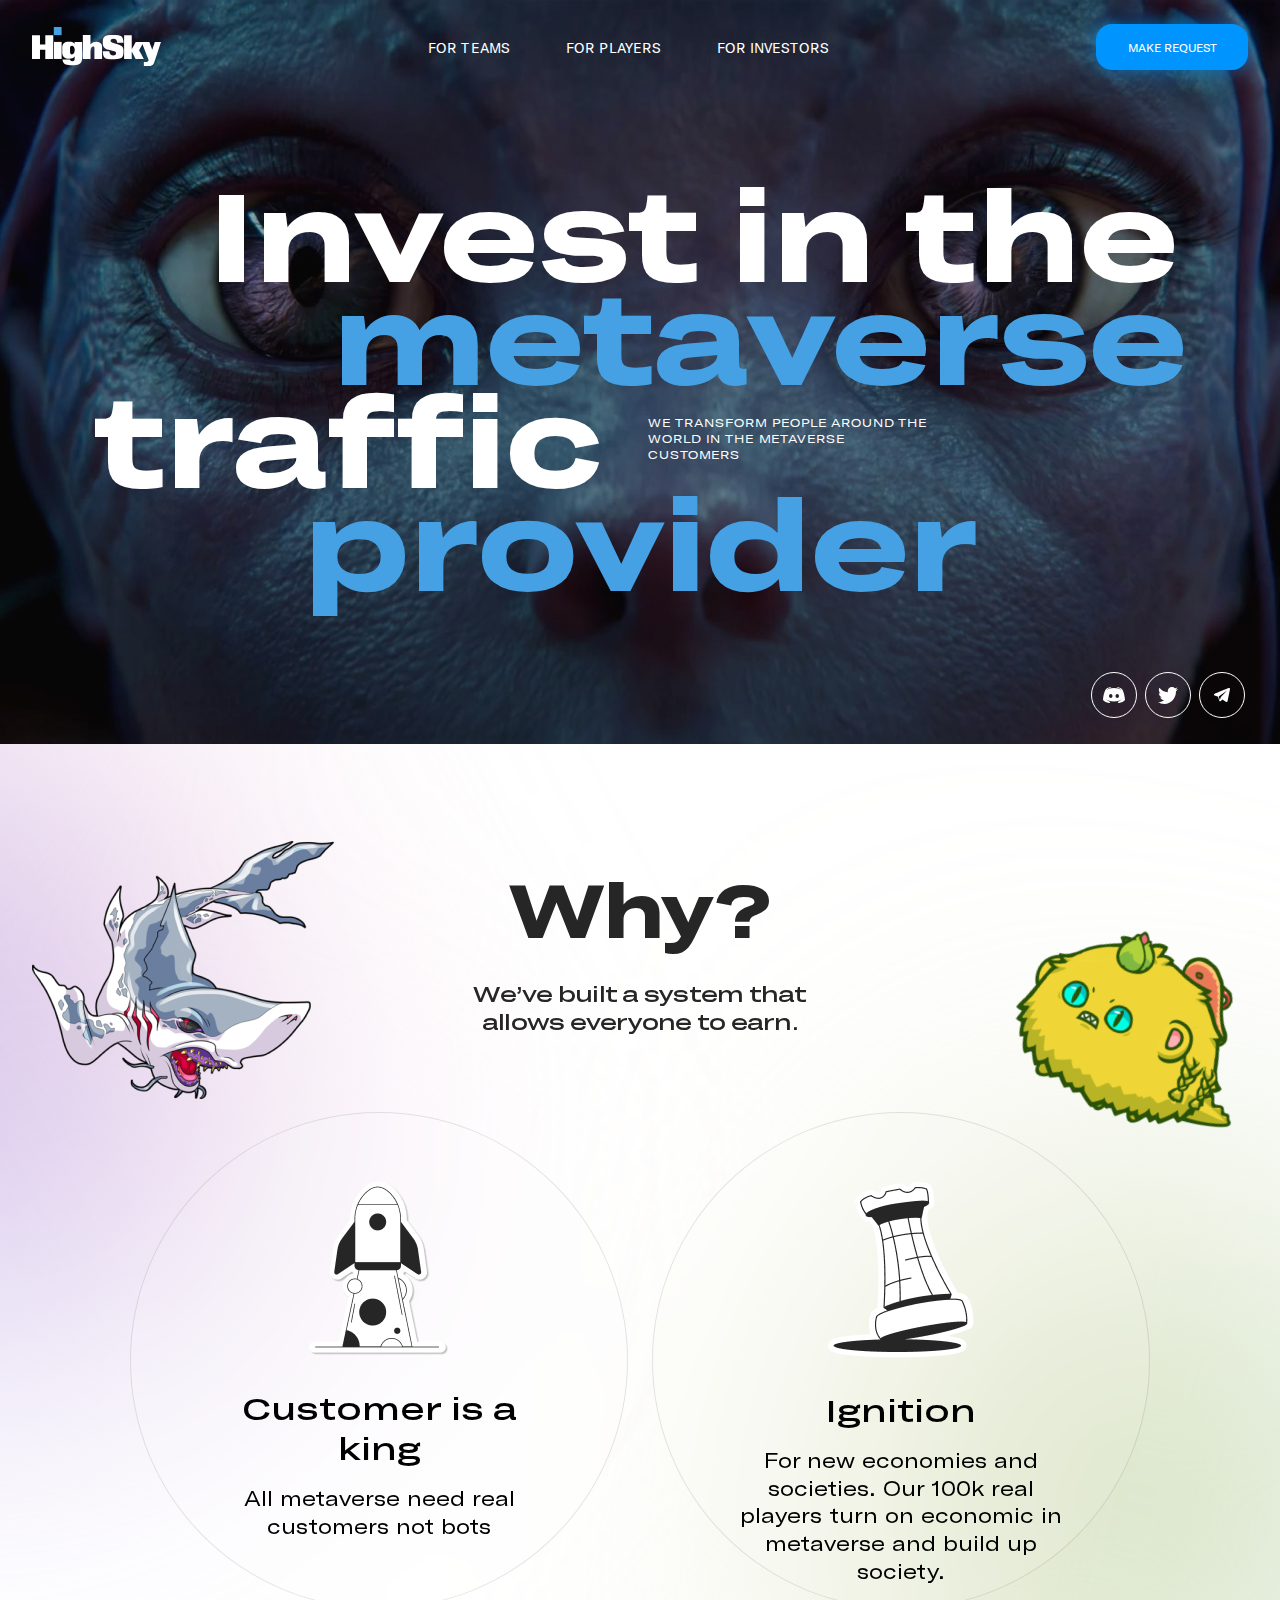
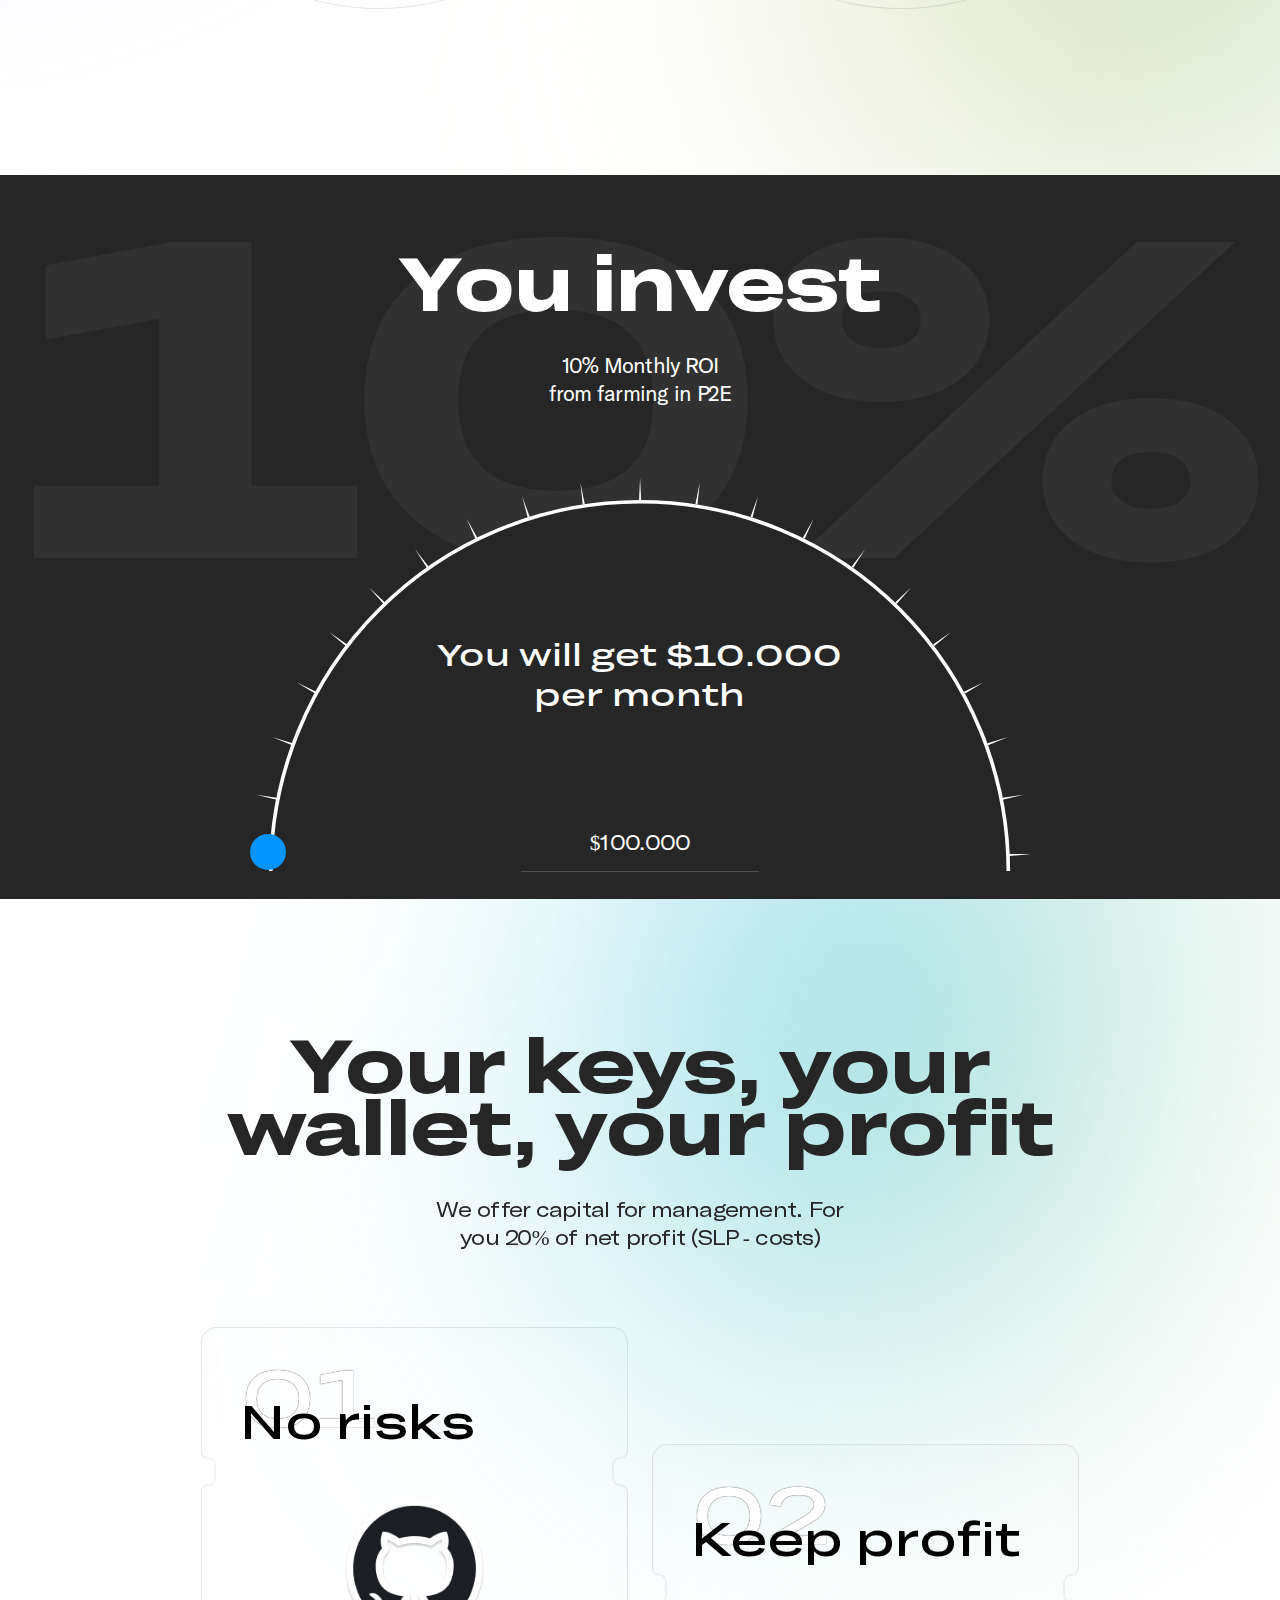
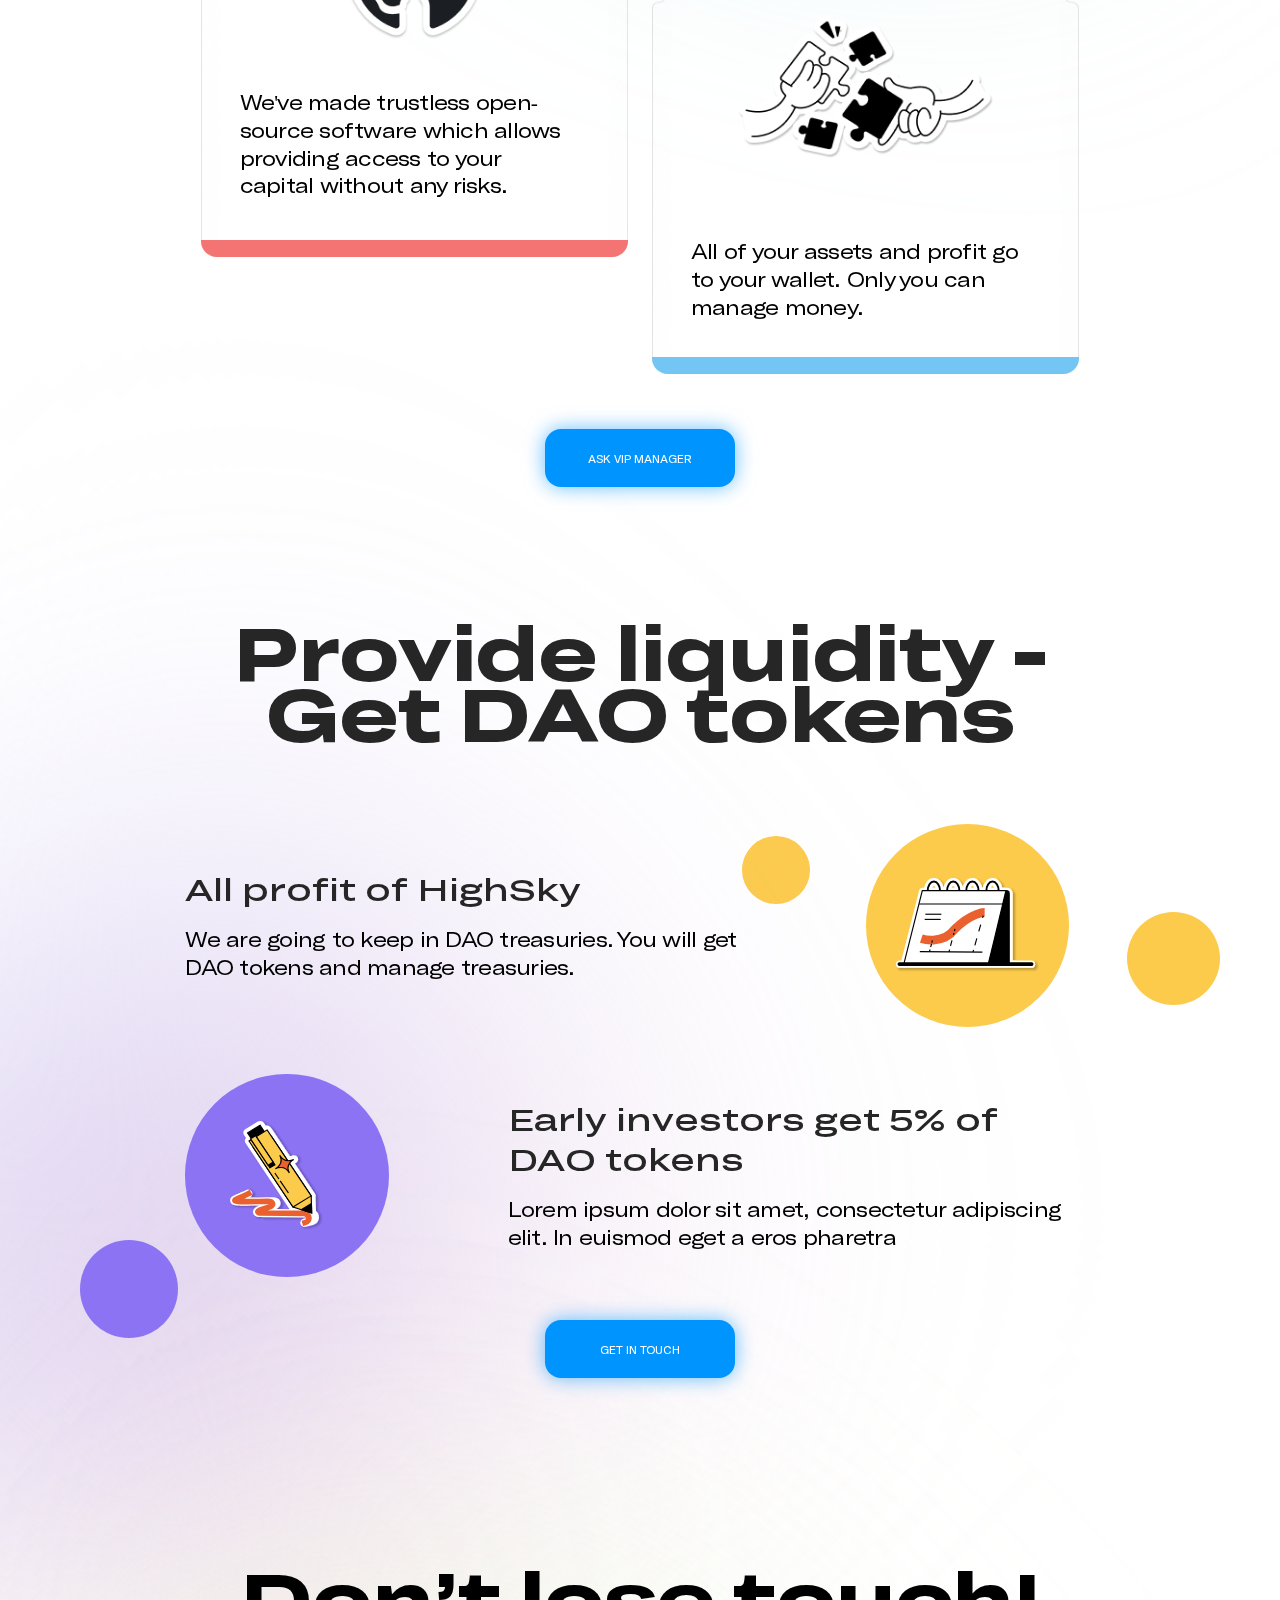
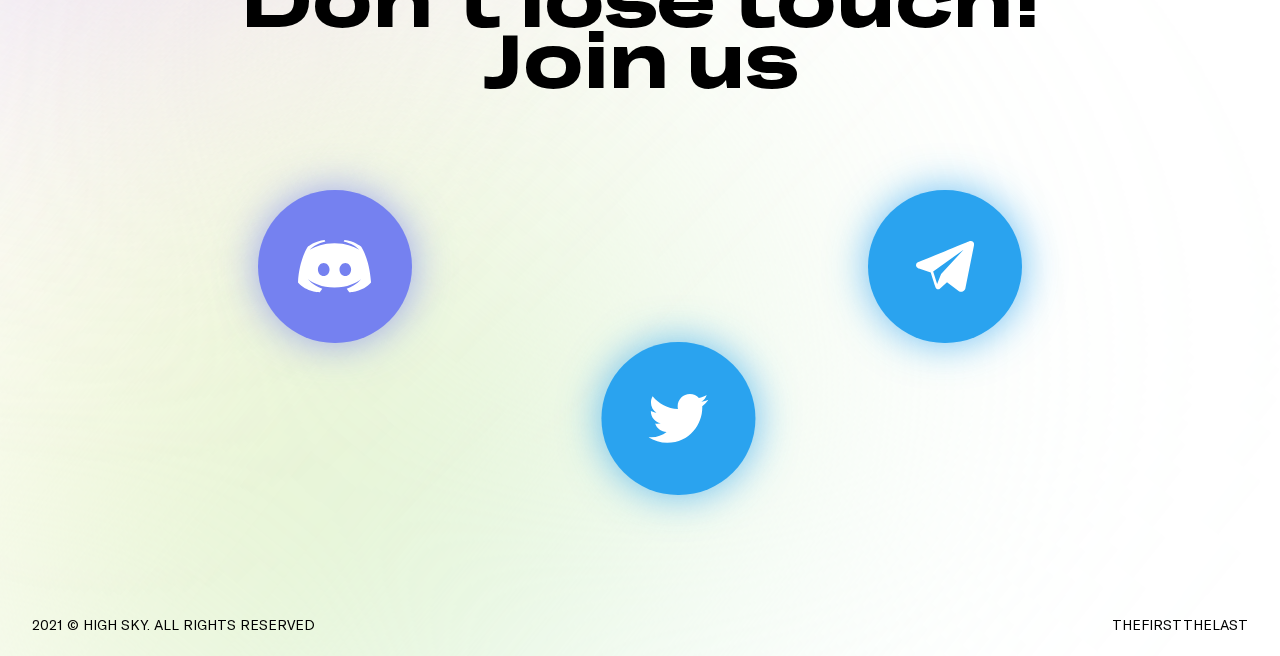
<file: HighSky/index.html>
<!DOCTYPE html>
<html lang="ru">
 <head>
	<title>Главная</title>
	<meta charset="UTF-8">
	<meta name="format-detection" content="telephone=no">
	<link rel="stylesheet" href="css/style.min.css">
	<link rel="shortcut icon" href="favicon.ico">
	<!-- <meta name="robots" content="noindex, nofollow"> -->
	<!-- <meta name="viewport" content="width=device-width, initial-scale=1.0, maximum-scale=1.0, user-scalable=0"> -->
	<meta name="viewport" content="width=device-width, initial-scale=1.0">
</head>
<body>
<div class="wrapper">
    <header class="header">
    <div class="header__container _container">
        <div class="header__body">

            <a class="header__logo" href="">
                <img src="img/header_logo.svg" alt="">
            </a>

            <nav>
                <ul class="header__nav">
                    <li>
                        <a href="" class="nav__link">
                            For teams
                        </a>
                    </li>
                    <li>
                        <a href="" class="nav__link">
                            For players
                        </a>
                    </li>
                    <li>
                        <a href="" class="nav__link">
                            For investors
                        </a>
                    </li>
                </ul>
            </nav>

            <a class="header__button global_button">
                MAKE REQUEST
            </a>

        </div>
    </div>
</header>
    <main class="page">

        <section class="for-investors">
            <div class="for-investors__container _container">
                <div class="for-investors__body">

                    <div class="for-investors__lines">

                        <div class="for-investors__line line__1">
                            Invest in the
                        </div>
                        <div class="for-investors__line line__2">
                            metaverse
                        </div>
                        <div class="for-investors__line line__3">
                            traffic
                            <div class="for-investors__p">
                                We transform people around the world in the metaverse customers
                            </div>
                        </div>
                        <div class="for-investors__line line__4">
                            provider
                        </div>

                    </div>

                    <div class="for-investors__icons icons-dis">
                        <a href="" class="disc">
                            <img src="img/icons/disc.svg" alt="">
                        </a>
                        <a href="" class="twit">
                            <img src="img/icons/twit.svg" alt="">
                        </a>
                        <a href="" class="tel">
                            <img src="img/icons/tel.svg" alt="">
                        </a>
                    </div>

                </div>
            </div>
        </section>

        <section class="why">
            <div class="why__container _container">
                <div class="why__body">

                    <div class="why-object why-object__elips1"></div>

                    <div class="why-object why-object__akyla">
                        <img src="img/ForInvestors/objects/obj1.png" alt="">
                    </div>

                    <div class="why-object why-object__tigr">
                        <img src="img/ForInvestors/objects/obj2.png" alt="">
                    </div>

                    <div class="why__title">
                        Why?
                    </div>
                    <div class="why__subtitle">
                        We’ve built a system that allows everyone to earn.
                    </div>

                    <div class="why-main">

                        <div class="why-main__block circle-block">

                            <div class="circle-block__icon">
                                <img src="img/ForInvestors/icon1.png" alt="">
                            </div>

                            <div class="circle-block__title">
                                Customer is a king
                            </div>

                            <div class="circle-block__subtitle">
                                All metaverse need real customers not bots
                            </div>

                        </div>

                        <div class="why-main__block circle-block">

                            <div class="circle-block__icon">
                                <img src="img/ForInvestors/icon2.png" alt="">
                            </div>

                            <div class="circle-block__title">
                                Ignition
                            </div>

                            <div class="circle-block__subtitle">
                                For new economies and societies. Our 100k real players turn on economic in metaverse and
                                build up society.
                            </div>

                        </div>

                    </div>

                    <div class="why-object why-object__elips2"></div>
                </div>
            </div>
        </section>

        <section class="you-invest">
            <div class="you-invest__container _container">
                <div class="you-invest__body">


                    <div class="you-invest__title">
                        You invest
                    </div>

                    <div class="you-invest__subtitle">
                        10% Monthly ROI
                        from farming in P2E
                    </div>

                    <div class="you-invest__body_before">10%</div>

                    <div class="invest-slider__title">
                        You will get $10.000 per month
                    </div>

                    <div class="you-invest__slider invest-slider">


                        <div class="invest-slider__price">
                            $100.000
                        </div>

                        <div class="black-elips">
                            <svg preserveAspectRatio="none" width="817" height="409" viewBox="0 0 817 409" fill="none"
                                 xmlns="http://www.w3.org/2000/svg">
                                <path d="M697.353 119.647C773.962 196.255 817 300.159 817 408.5L0 408.5C1.6359e-05 300.159 43.0383 196.255 119.647 119.647C196.256 43.0383 300.159 -8.17951e-06 408.5 0C516.841 8.17951e-06 620.745 43.0383 697.353 119.647Z"
                                      fill="#262626"/>
                            </svg>
                        </div>

                        <div class="blue-elips">
                            <svg preserveAspectRatio="none" width="39" height="39" viewBox="0 0 39 39" fill="none"
                                 xmlns="http://www.w3.org/2000/svg">
                                <circle cx="19.5" cy="19.5" r="19.5" fill="#0094FF"/>
                            </svg>
                        </div>

                        <div class="star">
                            <svg preserveAspectRatio="none" width="863" height="430" viewBox="0 0 863 430" fill="none"
                                 xmlns="http://www.w3.org/2000/svg">
                                <path d="M431.5 0L444.117 267.165L497.368 5.05701L469.054 271.017L561.692 20.1095L493.112 278.631L622.965 44.8046L515.725 289.827L679.75 78.5635L536.364 304.344L730.716 120.595L554.546 321.842L774.669 169.914L569.843 341.91L810.578 225.364L581.897 364.078L837.602 285.646L590.427 387.826L855.107 349.346L595.231 412.598L862.683 414.972L596.197 437.813L860.153 480.986L593.304 462.88L847.575 545.84L586.617 487.211L825.245 608.013L576.295 510.237L793.686 666.049L562.579 531.417L753.638 718.588L545.79 550.255L706.039 764.398L526.323 566.31L652.005 802.404L504.633 579.205L592.802 831.717L481.229 588.637L529.819 851.65L456.659 594.387L464.531 861.734L431.5 596.318L398.469 861.734L406.341 594.387L333.181 851.65L381.771 588.637L270.198 831.717L358.367 579.205L210.995 802.404L336.677 566.31L156.961 764.398L317.21 550.255L109.362 718.588L300.421 531.417L69.3138 666.049L286.705 510.237L37.7547 608.013L276.383 487.211L15.4246 545.84L269.696 462.88L2.84698 480.986L266.803 437.813L0.31665 414.972L267.769 412.598L7.89285 349.346L272.573 387.826L25.3981 285.646L281.103 364.078L52.422 225.364L293.157 341.91L88.3311 169.914L308.454 321.842L132.284 120.595L326.636 304.344L183.25 78.5635L347.275 289.827L240.035 44.8046L369.888 278.631L301.308 20.1095L393.946 271.017L365.632 5.05701L418.883 267.165L431.5 0Z"
                                      fill="white"/>
                            </svg>
                        </div>

                        <div class="line-elips">
                            <svg preserveAspectRatio="none" width="820" height="411" viewBox="0 0 820 411" fill="none"
                                 xmlns="http://www.w3.org/2000/svg">
                                <path d="M818 411C818 302.526 775.014 198.496 698.5 121.793C621.985 45.091 518.208 2.00001 410 2C301.792 1.99999 198.015 45.0909 121.5 121.793C44.9856 198.496 2.00002 302.526 2 411"
                                      stroke="white" stroke-width="4"/>
                            </svg>
                        </div>

                    </div>

                </div>
            </div>
        </section>

        <section class="your-keys">
            <div class="your-keys__container _container">
                <div class="your-keys__body">

                    <div class="your-keys-object your-keys-object__elips1"></div>

                    <div class="your-keys__title">
                        Your keys, your wallet, your profit
                    </div>

                    <div class="your-keys__subtitle">
                        We offer capital for management. For you 20% of net profit (SLP - costs)
                    </div>

                    <div class="your-keys__cards ">

                        <div class="your-keys__card card-keys">
                            <div class="card-keys__rect">
                                <img src="img/ForInvestors/Rectangle%202020.png" alt="">
                            </div>

                            <span class="card-keys__number">
                                01
                            </span>

                            <div class="card-keys__title">
                                No risks
                            </div>

                            <div class="card-keys__icon">
                                <img src="img/ForInvestors/card1.png" alt="">
                            </div>

                            <div class="card-keys__subtitle">
                                We've made trustless open-source software which allows providing access to your capital
                                without any risks.
                            </div>

                        </div>

                        <div class="your-keys__card card-keys card2">
                            <div class="card-keys__rect">
                                <img src="img/ForInvestors/Rectangle%202020.png" alt="">
                            </div>

                            <span class="card-keys__number">
                                02
                            </span>

                            <div class="card-keys__title">
                                Keep profit
                            </div>

                            <div class="card-keys__icon">
                                <img src="img/ForInvestors/card2.png" alt="">
                            </div>

                            <div class="card-keys__subtitle">
                                All of your assets and profit go to your wallet. Only you can manage money.
                            </div>

                        </div>

                    </div>

                    <a href="" class="global_button">
                        ASK VIP MANAGER
                    </a>

                </div>
            </div>

        </section>

        <section class="provide">
            <div class="provide__container _container">
                <div class="provide__body">

                    <div class="provide-object provide-object__elips1"></div>

                    <div class="provide__title">
                        Provide liquidity - Get DAO tokens
                    </div>

                    <div class="provide__lines">

                        <div class="provide__lines-line ">
                            <div class="provide__lines-line__title">
                                <div class="h">
                                    All profit of HighSky
                                </div>
                                <div class="p">
                                    We are going to keep in DAO treasuries. You will get DAO tokens and manage
                                    treasuries.
                                </div>
                            </div>
                            <div class="provide__lines-line__icon">

                                <a class="icon_yellow" href="">
                                    <svg preserveAspectRatio="none" width="149" height="98" viewBox="0 0 149 98" fill="none" xmlns="http://www.w3.org/2000/svg">
                                        <g filter="url(#filter0_d_344_1243)">
                                            <path fill-rule="evenodd" clip-rule="evenodd" d="M38.2079 9.13728C38.0163 9.4285 37.8347 9.77232 37.6736 10.1627H40.9617C40.8006 9.77233 40.619 9.42851 40.4274 9.13729C40.1019 8.64274 39.8017 8.37673 39.6017 8.2483C39.4193 8.13126 39.331 8.13158 39.3182 8.13163L39.3176 8.13163L39.317 8.13163C39.3043 8.13158 39.216 8.13126 39.0336 8.24829C38.8335 8.37672 38.5333 8.64273 38.2079 9.13728ZM60.5665 9.13727C60.7581 9.4285 60.9397 9.77232 61.1009 10.1627H57.8128C57.9739 9.77232 58.1555 9.42849 58.3471 9.13727C58.6725 8.64272 58.9727 8.37672 59.1728 8.24829C59.3551 8.13126 59.4435 8.13158 59.4562 8.13163L59.4568 8.13163L59.4574 8.13163C59.4702 8.13158 59.5585 8.13126 59.7408 8.24829C59.9409 8.37671 60.2411 8.64272 60.5665 9.13727ZM87.2787 4.66733C88.3264 6.25955 89.0666 8.14146 89.467 10.1627H90.1795C90.5799 8.14146 91.32 6.25955 92.3678 4.66733C93.9927 2.19801 96.7008 0 100.27 0C103.84 0 106.548 2.198 108.173 4.66731C109.221 6.25954 109.961 8.14145 110.361 10.1627L114.625 10.1627C114.771 10.1627 114.915 10.1715 115.059 10.189C116.323 10.0613 117.595 10.4057 118.63 11.1212C120.41 12.3526 121.267 14.4346 121.192 16.5917L121.196 85.8126H140.869C142.85 85.8126 144.456 87.4188 144.456 89.4001V89.9741C144.456 91.9554 142.85 93.5616 140.869 93.5616H119.159H7.29455L3.58748 93.5616C1.60617 93.5616 0 91.9554 0 89.9741V89.4001C0 87.4188 1.60617 85.8126 3.58748 85.8126H5.57446L20.4663 27.0498C20.49 26.5573 20.6131 26.0909 20.8159 25.6701L24.06 12.8689C24.4634 11.2773 25.8957 10.1627 27.5376 10.1627L29.2267 10.1627C29.6271 8.14145 30.3673 6.25954 31.4151 4.66732C33.04 2.19801 35.7481 0 39.3176 0C42.8871 0 45.5953 2.198 47.2202 4.66731C48.2496 6.23169 48.9822 8.07571 49.3872 10.0568C49.7923 8.07572 50.5248 6.2317 51.5542 4.66733C53.1791 2.19801 55.8873 0 59.4568 0C63.0263 0 65.7345 2.19801 67.3594 4.66733C68.3016 6.09924 68.9951 7.76544 69.4165 9.55655C69.8378 7.76544 70.5313 6.09924 71.4735 4.66733C73.0984 2.19801 75.8066 0 79.3761 0C82.9456 0 85.6538 2.19801 87.2787 4.66733ZM81.0201 10.1627H77.732C77.8932 9.77232 78.0747 9.4285 78.2664 9.13727C78.5918 8.64272 78.892 8.37672 79.0921 8.24829C79.2744 8.13126 79.3627 8.13158 79.3755 8.13163L79.3761 8.13163L79.3767 8.13163C79.3894 8.13158 79.4778 8.13126 79.6601 8.24829C79.8602 8.37672 80.1604 8.64272 80.4858 9.13726C80.6774 9.42849 80.859 9.77232 81.0201 10.1627ZM101.914 10.1627H98.6263C98.7874 9.77232 98.969 9.4285 99.1606 9.13727C99.4861 8.64272 99.7863 8.37672 99.9863 8.24829C100.169 8.13126 100.257 8.13158 100.27 8.13163L100.27 8.13163L100.271 8.13163C100.284 8.13158 100.372 8.13126 100.554 8.2483C100.754 8.37673 101.055 8.64275 101.38 9.13729C101.572 9.42851 101.753 9.77233 101.914 10.1627Z" fill="white"/>
                                            <path d="M27.3303 13.1541H114.56L104.276 89.687H8.13159L27.3303 13.1541Z" fill="white" stroke="black" stroke-width="1.2" stroke-miterlimit="10"/>
                                            <path d="M95.6763 89.8478C96.5294 87.6142 107.235 42.5619 113.73 15.1022C114.425 12.1643 117.753 12.9713 117.604 16.0406L117.609 89.8478H95.6763Z" fill="black" stroke="black" stroke-width="1.2" stroke-miterlimit="10"/>
                                            <path d="M24.0493 27.0342H112.653" stroke="black" stroke-width="1.2" stroke-miterlimit="10"/>
                                            <path d="M26.3152 63.1641C26.3152 63.1641 48.2826 70.5314 61.2691 53.046C78.685 35.8009 92.0783 35.8008 92.0783 35.8008" stroke="#EB602F" stroke-width="9" stroke-miterlimit="10"/>
                                            <path d="M34.7969 76.771L35.3901 74.4683" stroke="black" stroke-width="1.2" stroke-miterlimit="10"/>
                                            <path d="M35.9988 72.1023L36.9127 68.5542" stroke="black" stroke-width="1.2" stroke-miterlimit="10" stroke-dasharray="3.67 3.67"/>
                                            <path d="M37.2173 67.3717L37.8105 65.0688" stroke="black" stroke-width="1.2" stroke-miterlimit="10"/>
                                            <path d="M55.0344 76.9506L55.6344 74.6509" stroke="black" stroke-width="1.2" stroke-miterlimit="10"/>
                                            <path d="M56.6423 70.7901L60.1682 57.2769" stroke="black" stroke-width="1.2" stroke-miterlimit="10" stroke-dasharray="6.01 6.01"/>
                                            <path d="M60.6714 55.3461L61.2715 53.0464" stroke="black" stroke-width="1.2" stroke-miterlimit="10"/>
                                            <path d="M79.9434 77.1525L80.585 74.8721" stroke="black" stroke-width="1.2" stroke-miterlimit="10"/>
                                            <path d="M81.927 70.1001L89.3113 43.8584" stroke="black" stroke-width="1.2" stroke-miterlimit="10" stroke-dasharray="7.49 7.49"/>
                                            <path d="M89.9846 41.4728L90.6263 39.1924" stroke="black" stroke-width="1.2" stroke-miterlimit="10"/>
                                            <path d="M32.9446 13.2717C32.9446 7.92324 35.7977 3.5874 39.3172 3.5874C42.8368 3.5874 45.6899 7.92324 45.6899 13.2717" stroke="black" stroke-width="2" stroke-miterlimit="10"/>
                                            <path d="M53.0837 13.2717C53.0837 7.92324 55.9369 3.5874 59.4564 3.5874C62.9759 3.5874 65.829 7.92324 65.829 13.2717" stroke="black" stroke-width="2" stroke-miterlimit="10"/>
                                            <path d="M73.0037 13.2717C73.0037 7.92324 75.8568 3.5874 79.3763 3.5874C82.8958 3.5874 85.7489 7.92324 85.7489 13.2717" stroke="black" stroke-width="2" stroke-miterlimit="10"/>
                                            <path d="M93.8975 13.2717C93.8975 7.92324 96.7506 3.5874 100.27 3.5874C103.79 3.5874 106.643 7.92324 106.643 13.2717" stroke="black" stroke-width="2" stroke-miterlimit="10"/>
                                            <path d="M30.4893 37.7349H47.1112" stroke="black" stroke-width="1.2" stroke-miterlimit="10"/>
                                            <path d="M29.8032 43.1074H46.4252" stroke="black" stroke-width="1.2" stroke-miterlimit="10"/>
                                            <path d="M24.7412 76.6851L89.7232 77.2223" stroke="black" stroke-width="1.2" stroke-miterlimit="10"/>
                                            <path d="M3.5874 89.687H140.868" stroke="black" stroke-width="4" stroke-miterlimit="10" stroke-linecap="round"/>
                                        </g>
                                        <defs>
                                            <filter id="filter0_d_344_1243" x="0" y="0" width="148.456" height="97.5615" filterUnits="userSpaceOnUse" color-interpolation-filters="sRGB">
                                                <feFlood flood-opacity="0" result="BackgroundImageFix"/>
                                                <feColorMatrix in="SourceAlpha" type="matrix" values="0 0 0 0 0 0 0 0 0 0 0 0 0 0 0 0 0 0 127 0" result="hardAlpha"/>
                                                <feOffset dx="2" dy="2"/>
                                                <feGaussianBlur stdDeviation="1"/>
                                                <feComposite in2="hardAlpha" operator="out"/>
                                                <feColorMatrix type="matrix" values="0 0 0 0 0 0 0 0 0 0 0 0 0 0 0 0 0 0 0.25 0"/>
                                                <feBlend mode="normal" in2="BackgroundImageFix" result="effect1_dropShadow_344_1243"/>
                                                <feBlend mode="normal" in="SourceGraphic" in2="effect1_dropShadow_344_1243" result="shape"/>
                                            </filter>
                                        </defs>
                                    </svg>
                                </a>

                            </div>
                        </div>

                        <div class="provide__lines-line ">
                            <div class="provide__lines-line__title">
                                <div class="h">
                                    Early investors get 5% of DAO tokens
                                </div>
                                <div class="p">
                                    Lorem ipsum dolor sit amet, consectetur adipiscing elit. In euismod eget a eros
                                    pharetra
                                </div>
                            </div>
                            <div class="provide__lines-line__icon">

                                <a class="icon_blue" href="">
                                    <svg preserveAspectRatio="none" width="117" height="119" viewBox="0 0 117 119" fill="none" xmlns="http://www.w3.org/2000/svg">
                                        <g filter="url(#filter0_d_344_1276)">
                                            <path fill-rule="evenodd" clip-rule="evenodd" d="M28.7855 1.69648C30.842 0.381758 33.5748 0.983013 34.8895 3.03942L36.9801 6.30933C37.7629 6.02396 38.6171 5.96337 39.4436 6.14522C40.5883 6.39708 41.5861 7.09337 42.2175 8.08092L46.569 14.8874L62.041 39.088C62.325 39.028 62.5964 38.9567 62.8493 38.8799C63.2456 38.7596 63.5601 38.6368 63.7601 38.5518C63.8591 38.5097 63.9271 38.4781 63.9598 38.4626L63.977 38.4542C66.1348 37.3503 68.7832 38.1911 69.907 40.3438C71.0308 42.4965 70.2066 45.1501 68.0673 46.2894L68.0535 46.2971C68.0254 46.3131 67.9658 46.3477 67.8811 46.4004C67.7102 46.5069 67.4468 46.6815 67.1379 46.9208L67.0784 46.9673L87.68 79.1913C87.7006 79.2231 87.7207 79.2552 87.7405 79.2875L87.882 79.5089C88.5766 80.5954 88.7364 81.8707 88.4293 83.026L88.8398 98.1491C93.6691 102.123 93.0218 111.234 85.4343 113.124L78.084 114.955C75.7156 115.545 73.3174 114.103 72.7274 111.735C72.1374 109.366 73.5791 106.968 75.9476 106.378L81.0446 105.108L30.2022 104.687C29.5498 104.681 28.3677 104.615 27.194 104.139C26.5822 103.891 25.6933 103.42 24.9497 102.521C24.1221 101.521 23.6937 100.249 23.7664 98.913C23.9056 96.3512 25.7056 94.7476 27.0824 93.8669C27.9805 93.2924 29.0923 92.7634 30.4371 92.2632C21.3445 92.4235 12.6091 92.5702 7.37799 92.1704C6.0937 92.0723 4.73756 91.8935 3.60681 91.4629C3.0602 91.2547 2.10007 90.8188 1.30509 89.8964C0.317754 88.7509 -0.118872 87.1848 0.25121 85.6137C0.547768 84.3547 1.2651 83.5171 1.65102 83.1173C2.09061 82.6619 2.56439 82.3056 2.94844 82.0439C3.72033 81.5181 4.63828 81.0357 5.50207 80.6163C6.82901 79.9719 8.46863 79.2694 10.0305 78.6003C10.5026 78.398 10.9677 78.1988 11.4149 78.0051C13.4823 77.1096 15.195 76.3223 16.2975 75.655C18.3855 74.391 21.1028 75.0591 22.3668 77.1471C23.6307 79.2351 22.9627 81.9524 20.8746 83.2164C20.6763 83.3364 20.4703 83.4563 20.2579 83.5757C23.2979 83.5472 26.5882 83.4884 29.9923 83.4276L29.9934 83.4276L29.9947 83.4276C34.6922 83.3437 39.6063 83.2559 44.378 83.2384C46.9727 83.2289 51.0503 84.2686 52.0595 88.254C53.0953 92.3442 49.9241 94.9233 47.5248 95.9912L61.5503 96.1074L61.2764 95.6791L61.25 95.6373L61.2307 95.606L20.3443 31.6535L15.9928 24.8469C14.8564 23.0694 15.1515 20.7866 16.5804 19.351L14.49 16.0814C13.8587 15.0939 13.6455 13.896 13.8973 12.7512C14.1492 11.6065 14.8455 10.6087 15.833 9.97735L28.7855 1.69648ZM44.1763 87.803C44.1763 87.803 44.1742 87.8046 44.1696 87.8074C44.1739 87.8044 44.1762 87.803 44.1763 87.803ZM30.1558 95.8411C30.1517 95.8406 30.1495 95.8406 30.1494 95.8408C30.1492 95.8412 30.1587 95.8428 30.1788 95.8444C30.1685 95.8427 30.1608 95.8416 30.1558 95.8411ZM31.7489 101.378C31.7266 101.397 31.7136 101.406 31.7126 101.406C31.7117 101.406 31.7228 101.396 31.7489 101.378Z" fill="white"/>
                                        </g>
                                        <path d="M77.6049 110.666V110.666C83.4029 109.222 82.3927 100.695 76.4178 100.645L31.781 100.275C30.259 100.263 28.1607 99.4496 29.17 98.3102C29.8463 97.5468 31.5111 96.6051 35.1551 95.5714C36.8008 95.1045 38.3102 94.6548 39.6943 94.2233C46.047 92.2428 44.9237 87.6278 38.2701 87.7216C26.6718 87.8851 14.7572 88.2569 8.30392 87.7637C-1.35422 87.0255 13.586 82.8189 19.1752 79.4355" stroke="#EB602F" stroke-width="6" stroke-linecap="square"/>
                                        <path d="M31.0895 5.62684L18.137 13.9077L48.6316 61.6051L61.5841 53.3242L31.0895 5.62684Z" fill="black" stroke="black" stroke-width="1.2" stroke-miterlimit="10"/>
                                        <path d="M42.7689 17.475L23.9912 29.48L65.1149 93.8036L83.8925 81.7986L42.7689 17.475Z" fill="#FCCB4C" stroke="black" stroke-width="1.2" stroke-miterlimit="10"/>
                                        <path d="M83.8919 81.7988L84.3935 100.276L65.1143 93.8038L19.6389 22.6735L29.0277 16.671L38.4166 10.6685L83.8919 81.7988Z" fill="#FCCB4C" stroke="black" stroke-width="1.2" stroke-miterlimit="10"/>
                                        <path d="M65.1138 93.8033L83.8914 81.7983" stroke="black" stroke-width="1.2" stroke-miterlimit="10"/>
                                        <path d="M73.6055 96.6537L84.1122 89.915L84.3935 100.275L73.6055 96.6537Z" fill="black" stroke="black" stroke-width="1.2" stroke-miterlimit="10"/>
                                        <path d="M51.853 65.6523L60.389 78.7074" stroke="black" stroke-width="1.2" stroke-miterlimit="10"/>
                                        <path d="M46.3301 57.1162L50.5016 63.652" stroke="black" stroke-width="1.2" stroke-miterlimit="10"/>
                                        <path d="M27.4056 18.4424L22.1802 21.7832L41.2279 51.5767L46.4533 48.2359L27.4056 18.4424Z" fill="black" stroke="black" stroke-width="1.2" stroke-miterlimit="10"/>
                                        <path d="M26.4501 16.9468L21.2246 20.2876L39.3952 48.7091L44.6206 45.3683L26.4501 16.9468Z" fill="#FCCB4C" stroke="black" stroke-width="1.2" stroke-miterlimit="10"/>
                                        <path d="M65.9124 42.5957C65.9124 42.5957 56.3722 47.5759 61.3524 57.1161C56.3722 47.5759 46.832 52.5561 46.832 52.5561C46.832 52.5561 56.3723 47.5759 51.3921 38.0356C56.3723 47.5759 65.9124 42.5957 65.9124 42.5957Z" fill="#EB602F" stroke="black" stroke-width="1.2" stroke-miterlimit="10"/>
                                        <defs>
                                            <filter id="filter0_d_344_1276" x="0.120605" y="0" width="95.7976" height="118.087" filterUnits="userSpaceOnUse" color-interpolation-filters="sRGB">
                                                <feFlood flood-opacity="0" result="BackgroundImageFix"/>
                                                <feColorMatrix in="SourceAlpha" type="matrix" values="0 0 0 0 0 0 0 0 0 0 0 0 0 0 0 0 0 0 127 0" result="hardAlpha"/>
                                                <feOffset dx="2" dy="1"/>
                                                <feGaussianBlur stdDeviation="1"/>
                                                <feComposite in2="hardAlpha" operator="out"/>
                                                <feColorMatrix type="matrix" values="0 0 0 0 0 0 0 0 0 0 0 0 0 0 0 0 0 0 0.25 0"/>
                                                <feBlend mode="normal" in2="BackgroundImageFix" result="effect1_dropShadow_344_1276"/>
                                                <feBlend mode="normal" in="SourceGraphic" in2="effect1_dropShadow_344_1276" result="shape"/>
                                            </filter>
                                        </defs>
                                    </svg>
                                </a>
                            </div>
                        </div>

                    </div>

                    <a href="" class="global_button">
                        get in touch
                    </a>

                </div>
            </div>

        </section>

    </main>
    <footer class="footer">
	<div class="footer__container _container">
		<div class="footer__body">

			<div class="footer-object footer-object__elips1"></div>

			<div class="footer__title">
				Don’t lose touch!
				<span>Join us</span>
			</div>
			<div class="footer__objects one-network-obj">

				<a class="one-network-obj__discord" href="">
					<svg preserveAspectRatio="none" width="78" height="56" viewBox="0 0 78 56"  fill="none" xmlns="http://www.w3.org/2000/svg">
						<path d="M67.3636 7C67.3636 7 59.2357 0.721 49.6364 0L48.7713 1.708C57.4505 3.8045 61.4321 6.80925 65.5909 10.5C58.4202 6.88625 51.34 3.5 39 3.5C26.66 3.5 19.5798 6.88625 12.4091 10.5C16.5679 6.80925 21.3046 3.47375 29.2287 1.708L28.3636 0C18.2928 0.93975 10.6364 7 10.6364 7C10.6364 7 1.55823 19.9937 0 45.5C9.15082 55.9178 23.0455 56 23.0455 56L25.951 52.1762C21.0192 50.484 15.4493 47.4618 10.6364 42C16.3765 46.2875 25.0398 50.75 39 50.75C52.9602 50.75 61.6235 46.2875 67.3636 42C62.5507 47.4618 56.9808 50.484 52.049 52.1762L54.9545 56C54.9545 56 68.8492 55.9178 78 45.5C76.4418 19.9937 67.3636 7 67.3636 7ZM27.4773 38.5C24.0506 38.5 21.2727 35.3657 21.2727 31.5C21.2727 27.6343 24.0506 24.5 27.4773 24.5C30.904 24.5 33.6818 27.6343 33.6818 31.5C33.6818 35.3657 30.904 38.5 27.4773 38.5ZM50.5227 38.5C47.096 38.5 44.3182 35.3657 44.3182 31.5C44.3182 27.6343 47.096 24.5 50.5227 24.5C53.9494 24.5 56.7273 27.6343 56.7273 31.5C56.7273 35.3657 53.9494 38.5 50.5227 38.5Z" fill="white"/>
					</svg>
				</a>

				<a class="one-network-obj__twitter"  href="">
					<svg preserveAspectRatio="none" width="64" height="52" viewBox="0 0 64 52" fill="none" xmlns="http://www.w3.org/2000/svg">
						<path d="M64 6.15514C61.6444 7.2011 59.114 7.90496 56.4581 8.22244C59.1707 6.59813 61.2506 4.02632 62.2302 0.959819C59.6949 2.46353 56.884 3.55625 53.8909 4.14691C51.4959 1.59477 48.0843 0 44.3084 0C37.057 0 31.1791 5.8795 31.1791 13.1274C31.1791 14.1561 31.2973 15.1602 31.5188 16.1176C20.6072 15.5712 10.9337 10.3439 4.45521 2.39955C3.32787 4.33887 2.68051 6.59321 2.68051 9.0026C2.68051 13.5556 4.99673 17.5745 8.51906 19.9273C6.36776 19.8584 4.34199 19.2677 2.57221 18.2858C2.57221 18.3424 2.57221 18.3941 2.57221 18.4507C2.57221 24.8125 7.09634 30.1186 13.1047 31.3221C12.0045 31.6223 10.8427 31.7823 9.64394 31.7823C8.79966 31.7823 7.97508 31.6986 7.17511 31.5485C8.84643 36.7635 13.6955 40.5609 19.4405 40.6668C14.9483 44.1885 9.28703 46.2878 3.13342 46.2878C2.075 46.2878 1.02888 46.2263 0 46.1033C5.81147 49.8269 12.7109 52 20.1272 52C44.2789 52 57.4821 31.9964 57.4821 14.6483C57.4821 14.0798 57.4698 13.5137 57.4452 12.9502C60.0125 11.097 62.2401 8.78603 64 6.15514Z" fill="white"/>
					</svg>
				</a>

				<a class="one-network-obj__telegram"  href="">
					<svg preserveAspectRatio="none" width="62" height="54" viewBox="0 0 62 54" fill="none" xmlns="http://www.w3.org/2000/svg">
						<path d="M60.8292 0.742342C59.7716 -0.11626 58.1105 -0.239111 56.393 0.421041H56.3902C54.5838 1.11494 5.25804 21.3704 3.25004 22.198C2.88482 22.3195 -0.304854 23.4589 0.0237024 25.9969C0.317006 28.2851 2.88059 29.2328 3.19364 29.3422L15.7338 33.4529C16.5657 36.1043 19.6327 45.8865 20.311 47.9763C20.734 49.279 21.4236 50.9908 22.6321 51.3432C23.6925 51.7347 24.7472 51.3769 25.4297 50.8639L33.0965 44.0559L45.4731 53.2966L45.7678 53.4654C46.6082 53.8218 47.4134 54 48.1819 54C48.7756 54 49.3453 53.8934 49.8896 53.68C51.7439 52.951 52.4856 51.2595 52.5631 51.0678L61.8078 5.06371C62.3719 2.6067 61.5879 1.35659 60.8292 0.742342ZM26.7933 35.0972L22.563 45.8973L18.3326 32.3972L50.7652 9.44717L26.7933 35.0972Z" fill="white"/>
					</svg>
				</a>

			</div>

			<footer class="footer__info">
				<div class="p">
					2021 © high sky<span>. ALL RIGHTS RESERVED</span>
				</div>
				<div class="p">
					thefirstthelast
				</div>
			</footer>

		</div>
	</div>
</footer>
</div>
<div class="popup popup_popup">
	<div class="popup__content">
		<div class="popup__body">
			<div class="popup__close"></div>
		</div>
	</div>
</div>
<div class="popup popup_massagename-message">
	<div class="popup__content">
		<div class="popup__body">
			<div class="popup__close"></div>
		</div>
	</div>
</div>
<div class="popup popup_video">
	<div class="popup__content">
		<div class="popup__body">
			<div class="popup__close popup__close_video"></div>
			<div class="popup__video _video"></div>
		</div>
	</div>
</div>

<!-- Swiper -->
<!-- <script src="https://unpkg.com/swiper/swiper-bundle.min.js"></script> -->
<script src="js/vendors.min.js"></script>
<script src="js/app.min.js"></script>
</body>
</html>
</file>
<file: HighSky/css/style.min.css>
@charset "UTF-8";
@font-face {
  font-family: "GrtskTera";
  font-display: swap;
  src: url("../fonts/GrtskTera-Bold.woff2") format("woff2"), url("../fonts/GrtskTera-Bold.woff") format("woff");
  font-weight: 700;
  font-style: normal;
}
@font-face {
  font-family: "GrtskTera";
  font-display: swap;
  src: url("../fonts/GrtskTera-Medium.woff2") format("woff2"), url("../fonts/GrtskTera-Medium.woff") format("woff");
  font-weight: 500;
  font-style: normal;
}
@font-face {
  font-family: "GTAmerica";
  font-display: swap;
  src: url("../fonts/GTAmerica-ExtendedRegular.woff2") format("woff2"), url("../fonts/GTAmerica-ExtendedRegular.woff") format("woff");
  font-weight: 300;
  font-style: normal;
}
@font-face {
  font-family: "GTAmerica";
  font-display: swap;
  src: url("../fonts/GTAmerica-Regular.woff2") format("woff2"), url("../fonts/GTAmerica-Regular.woff") format("woff");
  font-weight: 400;
  font-style: normal;
}
/*===>>>   96*/
/*===>>>  80*/
/*===>>>  64*/
/*===>>> 56*/
/*===>>> 48*/
/*===>>>*/
/*===>>>*/
/*===>>>*/
/*===>>>*/
/*===>>>*/
/*===>>>*/
* {
  padding: 0px;
  margin: 0px;
  border: 0px;
}

*,
*:before,
*:after {
  -moz-box-sizing: border-box;
  -webkit-box-sizing: border-box;
  box-sizing: border-box;
}

aside,
nav,
footer,
header,
section {
  display: block;
}

html {
  font-size: 16px;
}

html,
body {
  height: 100%;
  min-width: 375px;
}

body {
  line-height: 1;
  font-family: "GrtskTera";
  -ms-text-size-adjust: 100%;
  -moz-text-size-adjust: 100%;
  -webkit-text-size-adjust: 100%;
}

input,
button,
textarea {
  font-family: "GrtskTera";
  font-size: inherit;
}

input::-ms-clear {
  display: none;
}

button {
  cursor: pointer;
  background-color: inherit;
}

button::-moz-focus-inner {
  padding: 0;
  border: 0;
}

a,
a:visited {
  text-decoration: none;
}

a:hover {
  text-decoration: none;
}

ul li {
  list-style: none;
}

img {
  vertical-align: top;
}

h1,
h2,
h3,
h4,
h5,
h6 {
  font-weight: inherit;
  font-size: inherit;
}

/*
&::-webkit-scrollbar {
	display: none;
}
*/
html {
  min-width: 375px;
}

body {
  color: #000;
}
body._lock {
  overflow: hidden;
}

.wrapper {
  width: 100%;
  min-height: 100%;
  overflow: hidden;
  display: flex;
  flex-direction: column;
}
._container {
  max-width: 1920px;
  margin: 0 auto;
  /*$md0: 1440 + 12;
  $md1: 1252;
  $md2: 991.98;
  $md3: 767.98;
  $md4: 479.98;
  */
}
@media (max-width: 1452px) {
  ._container {
    max-width: 1440px;
  }
}
@media (max-width: 1252px) {
  ._container {
    max-width: 1252px;
  }
}
@media (max-width: 991.98px) {
  ._container {
    max-width: 991.98px;
  }
}
@media (max-width: 767.98px) {
  ._container {
    max-width: none;
    padding: 0 16px;
  }
}

.button {
  display: inline-flex;
  padding: 0px 0px;
}
.button._fw {
  width: 100%;
}

.select {
  position: relative;
}
.select__item {
  position: relative;
}
.select__title {
  color: #000;
  border: 1px solid #d9d9d9;
  background-color: #fff;
  cursor: pointer;
  border-radius: 4px;
}
@media (max-width: 991.98px) {
  .select__title {
    font-size: 18px;
  }
}
.select__value {
  display: flex;
  font-size: 14px;
  height: 30px;
  padding: 0px 15px;
  align-items: center;
  justify-content: space-between;
  flex-direction: row-reverse;
}
.select__value span {
  height: 1em;
  overflow: hidden;
  display: -webkit-box;
  -webkit-line-clamp: 1;
  -webkit-box-orient: vertical;
}
.select__value:before {
  content: "";
  display: inline-block;
  transition: all 0.3s ease 0s;
  width: 11px;
  height: 7px;
  background: url("../img/icons/select.svg") center/100% no-repeat;
}
.select__input {
  width: 100%;
  background-color: transparent;
  height: 100%;
}
.select__options {
  color: #000;
  position: absolute;
  top: 29px;
  border-radius: 0 0 4px 4px;
  min-width: 100%;
  left: 0;
  background-color: #fff;
  border-top: 0;
  border: 1px solid #d9d9d9;
  border-top: 0;
  font-size: 14px;
  padding: 10px 0px 5px 0px;
}
@media (max-width: 991.98px) {
  .select__options {
    font-size: 18px;
  }
}
.select__option {
  cursor: pointer;
  padding: 5px 15px;
  margin: 0px 0px 0px 0px;
}
@media (min-width: 992px) {
  .select__option:hover {
    background: #d9d9d9;
  }
}
.select._active {
  z-index: 5;
}
.select._active .select__value:before {
  transform: rotate(-180deg);
}
.select._active .select__options {
  display: block;
}

input[type=text],
input[type=email],
input[type=tel],
textarea {
  -webkit-appearance: none;
  -moz-appearance: none;
  appearance: none;
}
input[type=text]:focus,
input[type=email]:focus,
input[type=tel]:focus,
textarea:focus {
  outline: none;
}

.input {
  border-radius: 0 !important;
  width: 100%;
  display: block;
  padding: 0px 20px;
}
textarea.input {
  resize: none;
  padding: 0px 0px;
}

.checkbox {
  position: relative;
}
.checkbox__input {
  position: absolute;
  width: 0;
  height: 0;
  opacity: 0;
  visibility: hidden;
}
.checkbox__input:checked + .checkbox__text:before {
  background: #fff url("../img/icons/check.svg") center no-repeat;
}
.checkbox__text {
  display: inline-flex;
  align-items: center;
  position: relative;
  font-size: 16px;
  color: #ffffff;
  letter-spacing: -0.3px;
  line-height: 1.25;
  cursor: pointer;
}
.checkbox__text:before {
  content: "";
  align-self: flex-start;
  margin: 0px 14px 0px 0px;
  flex: 0 0 20px;
  left: 0;
  top: 0;
  width: 20px;
  height: 18px;
  background: #fff;
  border: 1px solid #a7a9ac;
}
.checkbox a {
  color: #fff;
  text-decoration: underline;
}
@media (min-width: 992px) {
  .checkbox a:hover {
    text-decoration: none;
  }
}
.checkbox._error .checkbox__text:before {
  border: 1px solid #ee1212;
}

.options {
  display: flex;
  flex-direction: column;
  align-items: flex-start;
}
.options__item {
  position: relative;
  cursor: pointer;
}
.options__input {
  position: absolute;
  width: 0;
  height: 0;
  opacity: 0;
  left: 0;
  top: 0;
  visibility: hidden;
}
.options__input:checked + .options__text:after {
  transform: scale(1);
}
.options__text {
  display: inline-flex;
  align-items: center;
  position: relative;
  font-size: 16px;
  color: #ffffff;
  letter-spacing: -0.3px;
  line-height: 1.25;
}
.options__text:before {
  content: "";
  align-self: flex-start;
  margin: 0px 14px 0px 0px;
  flex: 0 0 20px;
  left: 0;
  top: 0;
  border-radius: 50%;
  width: 20px;
  height: 18px;
  background: #fff;
  border: 1px solid #a7a9ac;
}
.options__text:after {
  content: "";
  transition: all 0.3s ease 0s;
  transform: scale(0);
  width: 10px;
  height: 10px;
  border-radius: 50%;
  background-color: #77243a;
  position: absolute;
  left: 5px;
  top: 4px;
}

.rating {
  display: flex;
  align-items: flex-end;
  font-size: 40px;
  line-height: 0.75;
  transition: opacity 0.3s ease 0s;
}

.rating.rating_sending {
  opacity: 0.2;
}

.rating.rating_set .rating__active,
.rating.rating_set .rating__item {
  cursor: pointer;
}

.rating__body {
  position: relative;
}

.rating__body::before {
  content: "★★★★★";
  display: block;
}

.rating__active {
  position: absolute;
  width: 0%;
  height: 100%;
  top: 0;
  left: 0;
  overflow: hidden;
}

.rating__active::before {
  content: "★★★★★";
  position: absolute;
  width: 100%;
  height: 100%;
  top: 0;
  left: 0;
  color: #ffd300;
}

.rating__items {
  display: flex;
  position: absolute;
  width: 100%;
  height: 100%;
  top: 0;
  left: 0;
}

.rating__item {
  flex: 0 0 20%;
  height: 100%;
  opacity: 0;
}

.rating__value {
  font-size: 50%;
  line-height: 1;
  padding: 0px 0px 0px 10px;
}

.quantity {
  width: 88px;
  height: 40px;
  display: flex;
  border: 1px solid rgba(166, 166, 166, 0.45);
}
.quantity__button {
  flex: 0 0 30px;
  position: relative;
  cursor: pointer;
}
.quantity__button::before, .quantity__button::after {
  content: "";
  position: absolute;
  top: 50%;
  left: 50%;
  transition: all 0.3s ease 0s;
  margin: 0px 0px 0px -4.5px;
  background-color: #a6a6a6;
  width: 9px;
  height: 1px;
}
@media (min-width: 991.98px) {
  .quantity__button:hover::before, .quantity__button:hover::after {
    background-color: rgba(0, 0, 0, 0.5);
  }
}
.quantity__button_plus::before {
  transform: rotate(-90deg);
}
.quantity__input {
  flex: 1 1 auto;
}
.quantity__input input {
  height: 100%;
  color: #a6a6a6;
  font-size: 12px;
  width: 100%;
  text-align: center;
}

.row:after {
  display: block;
  content: "";
  clear: both;
}

.rub:after {
  content: "₽";
}

ol.counter {
  list-style-type: none;
  counter-reset: item;
}
ol.counter li {
  position: relative;
  padding: 0px 0px 0px 45px;
}
ol.counter li:before {
  counter-increment: item;
  content: counter(item);
  position: absolute;
  left: 0;
  top: 0;
  color: #818181;
  font-size: 14px;
  font-weight: 700;
  text-align: center;
  line-height: 26px;
  border-radius: 50%;
  width: 28px;
  height: 28px;
  border: 1px solid #4274bb;
}

.ellipsis {
  display: block;
  overflow: hidden;
  width: 100%;
  white-space: nowrap;
  text-overflow: ellipsis;
}

.es {
  overflow: hidden;
  white-space: nowrap;
  text-overflow: ellipsis;
}

.table {
  display: table;
  font-size: 0;
  width: 100%;
}

.trow {
  display: table-row;
}

.cell {
  display: table-cell;
}
.cell.full {
  width: 100%;
}

._ibg {
  position: relative;
}
._ibg img {
  position: absolute;
  width: 100%;
  height: 100%;
  top: 0;
  left: 0;
  object-fit: cover;
}

body.ie ._ibg {
  background-position: center;
  background-size: cover;
  background-repeat: no-repeat;
}
body.ie ._ibg img {
  width: 0;
  height: 0;
  opacity: 0;
  visibility: hidden;
}

._video {
  position: relative;
  overflow: hidden;
  height: 0;
  padding-bottom: 56.25%;
}
._video video,
._video iframe,
._video object,
._video embed {
  position: absolute;
  top: 0;
  left: 0;
  width: 100%;
  height: 100%;
}

.videobg video,
.videobg iframe,
.videobg object,
.videobg embed {
  position: fixed;
  top: 50%;
  left: 50%;
  min-width: 100%;
  min-height: 100%;
  width: auto;
  height: auto;
  z-index: -100;
  transform: translateX(-50%) translateY(-50%);
  background-size: cover;
}

._more-content {
  transition: all 0.3s ease 0s;
  overflow: hidden;
}

._more-link {
  cursor: pointer;
}
._more-link span {
  font-style: normal;
}
._more-link span:first-child {
  display: block;
}
._more-link span:last-child {
  display: none;
}
._more-link._active span {
  font-style: normal;
}
._more-link._active span:first-child {
  display: none;
}
._more-link._active span:last-child {
  display: block;
}

#map {
  background: url("../img/icons/loading.gif") center/50px no-repeat;
}

._swiper {
  overflow: hidden;
}
._swiper .swiper-wrapper {
  width: 100%;
  height: 100%;
  box-sizing: content-box;
  display: flex;
  position: relative;
}
._swiper.swiper-container-vertical .swiper-wrapper {
  flex-direction: column;
}
._swiper.swiper-container-autoheight .swiper-wrapper {
  align-items: flex-start;
}

.swiper-container-initialized .swiper-slide {
  flex-shrink: 0;
}

.swiper-container-android .swiper-slide,
.swiper-container-android .swiper-wrapper {
  transform: translate3d(0px, 0, 0);
}

.swiper-button-lock {
  display: none !important;
}

._tabs-block {
  display: none;
}
._tabs-block._active {
  display: block;
}

.mirror {
  transform: scale(-1, 1);
}

.nicescroll-rails {
  z-index: 1000 !important;
}

._custom-scroll {
  position: fixed;
  right: 0;
  top: 0;
  width: 3px;
  height: 100%;
  z-index: 1000;
}
._custom-scroll__line {
  background-color: rgba(0, 0, 0, 0.5);
  border-radius: 3px 0 0 3px;
  position: relative;
  left: 0;
  top: 0;
  width: 100%;
}

.popup {
  -webkit-overflow-scrolling: touch;
  z-index: 100;
  padding: 30px 10px;
  position: fixed;
  top: 0px;
  left: 0;
  width: 100%;
  height: 100%;
  transition: visibility 0.8s ease 0s;
  visibility: hidden;
}
.popup::before {
  content: "";
  background-color: rgba(0, 0, 0, 0.9);
  position: fixed;
  width: 100%;
  height: 100%;
  top: 0;
  left: 0;
  opacity: 0;
  transition: opacity 0.8s ease 0s;
}
.popup.show {
  visibility: visible;
  overflow: auto;
}
.popup.show::before {
  opacity: 1;
}
.popup.show .popup__body {
  transform: scale(1);
}
.popup._active {
  overflow: auto;
  visibility: visible;
}
.popup._active::before {
  opacity: 1;
}
.popup._active .popup__body {
  transition: all 0.3s ease 0.2s;
  transform: scale(1);
}
.popup__content {
  display: flex;
  flex-direction: column;
  align-items: center;
  min-height: 100%;
  flex: 1 1 auto;
  width: 100%;
  display: flex;
  justify-content: center;
  align-items: center;
}
.popup__body {
  transform: scale(0);
  transition: all 0.3s ease 0s;
  background-color: #fff;
  padding: 50px;
  width: 100%;
  max-width: 800px;
}
.popup__close {
  width: 15px;
  height: 15px;
  position: absolute;
  top: 0px;
  right: 0px;
  cursor: pointer;
  z-index: 30;
  background: url("../img/icons/close.svg") 0 0 no-repeat;
}

.header {
  position: relative;
  z-index: 100;
}
.header__body {
  display: flex;
  position: absolute;
  top: 24px;
  left: 0;
  padding: 0 32px;
  justify-content: space-between;
  align-items: center;
  width: 100%;
}
.header__logo {
  cursor: pointer;
  display: block;
}
.header__nav {
  display: flex;
}
.header__nav > *:not(:last-child) {
  margin-right: 56px;
}
.header .nav__link {
  color: #fff;
  text-transform: uppercase;
  font-family: "GTAmerica";
  font-weight: 400;
  font-size: 14px;
  line-height: 100%;
  position: relative;
}
.header .nav__link:hover:before, .header .nav__link:active:before {
  content: "";
  position: absolute;
  left: -10%;
  top: -39px;
  width: 120%;
  height: 3px;
  background: #45A1E3;
}
.header__button.global_button {
  width: 152px;
  height: 46px;
}

/*
//Burger
.icon-menu {
	display: none;
	@media (max-width: $md3+px) {
		display: block;
		position: absolute;
		top: 18px;
		right: 10px;
		width: 30px;
		height: 18px;
		cursor: pointer;
		z-index: 5;
		span {
			transition: all 0.3s ease 0s;
			top: calc(50% - 1px);
			left: 0px;
			position: absolute;
			width: 100%;
			height: 2px;
			background-color: #000;
			&:first-child {
				top: 0px;
			}
			&:last-child {
				top: auto;
				bottom: 0px;
			}
		}
		&._active {
			span {
				transform: scale(0);
				&:first-child {
					transform: rotate(-45deg);
					top: calc(50% - 1px);
				}
				&:last-child {
					transform: rotate(45deg);
					bottom: calc(50% - 1px);
				}
			}
		}
	}
}
*/
@keyframes do-levitation {
  0% {
    transform: translate(0, 0);
  }
  100% {
    transform: translate(0, 40px);
  }
}
@keyframes do-levitationTW {
  0% {
    transform: translate(25%, 0);
  }
  100% {
    transform: translate(25%, 40px);
  }
}
.footer {
  position: relative;
}
.footer-object {
  position: absolute;
  top: 0;
  left: 0;
}
.footer-object__elips1 {
  z-index: -10;
  top: 216px;
  left: 117px;
  width: 413px;
  height: 708.66px;
  filter: blur(250px);
  background: linear-gradient(90deg, #FBED96 0%, #ABECD6 100%);
  transform: rotate(38.84deg);
}
.footer__body {
  min-height: 744px;
  display: flex;
  flex-direction: column;
  padding-top: calc(48px + 8 * ((100vw - 375px) / 1065));
  align-items: center;
}
.footer__title {
  max-width: 70%;
  font-weight: 700;
  line-height: 83%;
  text-align: center;
  letter-spacing: -0.015em;
  margin-bottom: 100px;
  font-size: calc(40px + 40 * ((100vw - 375px) / 1065));
}
.footer__objects {
  height: 164px;
  width: 100%;
  display: flex;
  justify-content: space-between;
}
.footer__info {
  padding: 0 32px;
  margin-top: auto;
  width: 100%;
  display: flex;
  height: 62px;
  align-items: center;
  justify-content: space-between;
  font-family: "GTAmerica";
}
.footer__info .p {
  font-weight: 400;
  font-size: 14px;
  line-height: 100%;
  text-transform: uppercase;
}

.one-network-obj {
  position: relative;
  padding: 0 258px;
}
.one-network-obj > * {
  display: flex;
  justify-content: center;
  align-items: center;
  border-radius: 500px;
  animation: do-levitation 2s alternate ease-in infinite;
  width: calc(96px + 68 * ((100vw - 375px) / 1065));
  height: calc(96px + 68 * ((100vw - 375px) / 1065));
}
.one-network-obj__discord {
  background: #7581F0;
  box-shadow: 0 0 40px rgba(117, 129, 240, 0.7);
  animation-delay: 1s;
}
.one-network-obj__discord svg {
  width: calc(45px + 33 * ((100vw - 375px) / 1065));
  height: calc(32px + 24 * ((100vw - 375px) / 1065));
}
.one-network-obj__twitter {
  transform: translate(25%, 0);
  margin-top: 152px;
  background: #2aa3ef;
  box-shadow: 0 0 40px rgba(42, 163, 239, 0.7);
  animation-delay: 1.5s;
  animation: do-levitationTW 2s alternate ease-in infinite;
}
.one-network-obj__twitter svg {
  width: calc(37px + 27 * ((100vw - 375px) / 1065));
  height: calc(30px + 22 * ((100vw - 375px) / 1065));
}
.one-network-obj__telegram {
  background: #2aa3ef;
  box-shadow: 0 0 40px rgba(42, 163, 239, 0.7);
  animation-delay: 2s;
}
.one-network-obj__telegram svg {
  width: calc(36px + 26 * ((100vw - 375px) / 1065));
  height: calc(32px + 22 * ((100vw - 375px) / 1065));
}

@media (max-width: 991.98px) {
  .footer-object__elips1 {
    top: 144px;
    left: -60px;
  }
  .footer__title {
    position: relative;
    max-width: 90%;
  }
  .footer__title span {
    position: absolute;
    width: 800px;
    height: 144px;
    left: 0;
    top: 0;
    font-weight: 700;
    font-size: 144px;
    line-height: 100%;
    color: white;
    text-shadow: 0px 0px 1px #262626;
    z-index: -1000;
    transform: translate(-15%, 260px) rotate(-30deg);
  }
  .footer .one-network-obj {
    padding: 0 100px;
  }
  .footer .one-network-obj > * {
    margin-bottom: 40px;
  }
  .footer .one-network-obj > *:last-child {
    margin-bottom: 180px;
  }
}
@media (max-width: 767.98px) {
  .footer .one-network-obj {
    padding: 0 30px;
  }
}
@media (max-width: 479.98px) {
  .footer__title span {
    transform: translate(-31%, 260px) rotate(-52deg);
  }
  .footer__objects {
    height: 100%;
    align-items: center;
    flex-direction: column;
  }
  .footer .one-network-obj > * {
    animation: none;
    margin-bottom: 40px;
  }
  .footer .one-network-obj > *:last-child {
    margin-bottom: 180px;
  }
  .footer .one-network-obj__twitter {
    transform: translate(0, 0);
    margin-top: 0;
  }
  .footer__info {
    padding: 0 15px;
    height: 44px;
  }
  .footer__info .p {
    font-size: 12px;
    overflow: hidden;
  }
  .footer__info .p span {
    display: none;
  }
}
.page {
  flex: 1 1 auto;
}

.global_button {
  cursor: pointer;
  background: #0094FF;
  border-radius: 16px;
  color: white;
  display: flex;
  justify-content: center;
  align-items: center;
  text-transform: uppercase;
  font-weight: 400;
  font-family: "GTAmerica";
  font-size: 12px;
  line-height: 16px;
  box-shadow: 0 0 20px rgba(0, 148, 255, 0.6);
  width: calc(178px + 14 * ((100vw - 375px) / 1065));
  height: calc(54px + 4 * ((100vw - 375px) / 1065));
}

/*----FOR_INVESTORS------*/
.for-investors {
  min-height: 744px;
  height: 744px;
  background: url("../img/ForInvestors/background1.jpg") center/cover no-repeat;
}
.for-investors__body {
  height: 744px;
  position: relative;
}
.for-investors__icons {
  position: absolute;
  bottom: 26px;
  right: 35px;
  display: flex;
  width: 154px;
  height: 46px;
  justify-content: space-between;
}
.for-investors__icons a {
  height: 46px;
  width: 46px;
  border-radius: 50%;
  border: 1px solid #FFFFFF;
  display: flex;
  justify-content: center;
  align-items: center;
}
.for-investors__icons .disc:hover {
  border: none;
  background: #7581F0;
}
.for-investors__icons .twit:hover {
  border: none;
  background: #5bceff;
}
.for-investors__icons .tel:hover {
  border: none;
  background: #0094ff;
}
.for-investors__lines {
  height: 744px;
  display: flex;
  flex-direction: column;
  padding: 182px 94px 154px;
}
.for-investors__line {
  font-weight: 700;
  font-size: 124px;
  line-height: 83%;
  letter-spacing: -0.015em;
  color: #FFFFFF;
}
.for-investors__line.line__1 {
  padding-left: 114px;
}
.for-investors__line.line__2 {
  color: #45A1E3;
  text-align: right;
}
.for-investors__line.line__3 {
  display: flex;
  align-items: center;
}
.for-investors__line.line__4 {
  color: #45A1E3;
  text-align: center;
}
.for-investors__p {
  font-family: "GTAmerica";
  font-weight: 300;
  font-size: 12px;
  line-height: 133%;
  text-transform: uppercase;
  color: #FFFFFF;
  max-width: 281px;
  letter-spacing: 1px;
  margin-left: 48px;
}

/*---------------WHY---------------*/
.why__body {
  position: relative;
  padding-top: calc(80px + 64 * ((100vw - 375px) / 1065));
  padding-bottom: calc(80px + 64 * ((100vw - 375px) / 1065));
  display: flex;
  flex-direction: column;
  align-items: center;
}
.why-object {
  position: absolute;
}
.why-object__elips1 {
  top: -23px;
  left: -246px;
  background: linear-gradient(90deg, #9796F0 0%, #FBC7D4 100%);
  filter: blur(200px);
  transform: rotate(-27.97deg);
  z-index: -10;
  width: calc(345px + 68 * ((100vw - 375px) / 1065));
  height: calc(495px + 97 * ((100vw - 375px) / 1065));
}
.why-object__akyla {
  left: 32px;
  top: calc(0px + 114 * ((100vw - 375px) / 1065));
}
.why-object__tigr {
  right: -30px;
  transform: rotate(13.76deg);
  top: calc(0px + 95 * ((100vw - 375px) / 1065));
}
.why-object__elips2 {
  right: -58px;
  bottom: 36px;
  background: linear-gradient(90deg, #DAD299 0%, #B0DAB9 100%);
  filter: blur(200px);
  transform: rotate(15deg);
  z-index: -10;
  width: calc(362px + 51 * ((100vw - 375px) / 1065));
  height: calc(430px + 59.61 * ((100vw - 375px) / 1065));
}
.why__title {
  max-width: 285px;
  font-weight: 700;
  line-height: 83%;
  text-align: center;
  letter-spacing: -0.015em;
  color: #262626;
  margin-bottom: 40px;
  font-size: calc(40px + 40 * ((100vw - 375px) / 1065));
}
.why__subtitle {
  font-weight: 300;
  line-height: 130%;
  text-align: center;
  letter-spacing: -0.035em;
  color: #262626;
  font-size: calc(18px + 4 * ((100vw - 375px) / 1065));
  max-width: calc(343px + 83 * ((100vw - 375px) / 1065));
}
.why-main {
   padding-top: calc(56px + 24 * ((100vw - 375px) / 1065));
  display: flex;
  min-height: 605px;
  justify-content: center;
}
.why-main > *:not(:last-child) {
  margin-right: 24px;
}
.why-main .circle-block {
  width: calc(343px + 182 * ((100vw - 375px) / 1065));
  height: calc(343px + 182 * ((100vw - 375px) / 1065));
  padding-top: calc(0px + 80 * ((100vw - 375px) / 1065));
  border-radius: 50%;
  display: flex;
  flex-direction: column;
  align-items: center;
  background: rgba(255, 255, 255, 0.08);
  border: 1px solid rgba(0, 0, 0, 0.1);
  box-sizing: border-box;
  backdrop-filter: blur(40px);
}
.why-main .circle-block__icon {
  margin-bottom: 32px;
}
.why-main .circle-block__title {
  text-align: center;
  font-weight: 500;
  line-height: 130%;
  margin-bottom: 16px;
  font-size: calc(24px + 8 * ((100vw - 375px) / 1065));
  max-width: calc(166px + 212 * ((100vw - 375px) / 1065));
}
.why-main .circle-block__subtitle {
  text-align: center;
  font-family: "GTAmerica";
  font-weight: 300;
  line-height: 130%;
  font-size: calc(18px + 4 * ((100vw - 375px) / 1065));
  max-width: calc(279px + 86 * ((100vw - 375px) / 1065));
}

@media screen and (max-width: 991.98px) {
  .why__body {
    display: flex;
    flex-direction: column;
    align-items: center;
  }
  .why-object__akyla {
    display: none;
  }
  .why-object__tigr {
    display: none;
  }
  .why__title {
    line-height: 100%;
  }
  .why-main {
    display: flex;
    min-height: 605px;
    justify-content: center;
    flex-direction: column;
  }
  .why-main > *:not(:last-child) {
    margin-right: 0px;
    margin-bottom: 16px;
  }
  .why-main .circle-block {
    display: flex;
    flex-direction: column;
    align-items: center;
  }
  .why-main .circle-block__icon {
    margin-bottom: 32px;
  }
}
/*--------------END-WHY---------------*/
/*------------YouInvest--------------*/
.you-invest {
  position: relative;
  min-height: 344px;
  background: #262626;
  z-index: -2;
}
.you-invest__body {
  padding-top: calc(56px + 24 * ((100vw - 375px) / 1065));
  padding-bottom: calc(0px + 32 * ((100vw - 375px) / 1065));
  position: relative;
  color: #FFFFFF;
  display: flex;
  flex-direction: column;
  align-items: center;
  overflow: hidden;
}
.you-invest__body_before {
  text-align: center;
  position: absolute;
  width: 100%;
  left: 0;
  top: 0;
  font-size: calc(120px + 390 * ((100vw - 375px) / 1065));
  height: calc(120px + 390 * ((100vw - 375px) / 1065));
  font-weight: bold;
  line-height: 90%;
  letter-spacing: -0.02em;
  opacity: 0.05;
}
.you-invest__title {
  font-weight: bold;
  line-height: 83%;
  letter-spacing: -0.015em;
  font-size: calc(40px + 40 * ((100vw - 375px) / 1065));
  margin-bottom: calc(32px + 8 * ((100vw - 375px) / 1065));
}
.you-invest__subtitle {
  font-family: "GTAmerica";
  font-weight: 400;
  line-height: 130%;
  text-align: center;
  letter-spacing: -0.035em;
  font-size: calc(18px + 4 * ((100vw - 375px) / 1065));
  max-width: calc(160px + 40 * ((100vw - 375px) / 1065));
}
.you-invest .invest-slider {
  position: relative;
  margin-top: 93px;
  display: flex;
  flex-direction: column;
  align-items: center;
  z-index: 10;
  width: calc(325px + 492 * ((100vw - 375px) / 1065));
  height: calc(163px + 245.5 * ((100vw - 375px) / 1065));
}
.you-invest .invest-slider__title {
  position: absolute;
  margin: 40px 0;
  font-weight: 500;
  line-height: 130%;
  text-align: center;
  z-index: 100;
  font-size: calc(24px + 8 * ((100vw - 375px) / 1065));
  max-width: calc(343px + 124 * ((100vw - 375px) / 1065));
  bottom: calc(0px + 170 * ((100vw - 375px) / 1065));
}
.you-invest .invest-slider__price {
  margin-top: auto;
  font-family: "GTAmerica";
  position: relative;
  z-index: 10;
  font-weight: 300;
  line-height: 130%;
  text-align: center;
  padding-bottom: 16px;
  font-size: calc(18px + 4 * ((100vw - 375px) / 1065));
  width: calc(130px + 128 * ((100vw - 375px) / 1065));
}
.you-invest .invest-slider__price:before {
  content: "";
  position: absolute;
  left: 0;
  bottom: 0;
  width: 100%;
  height: 1px;
  background: #FFFFFF;
  opacity: 0.2;
}
.you-invest .invest-slider .black-elips {
  position: absolute;
  top: 0;
  z-index: 0;
}
.you-invest .invest-slider .black-elips svg {
  width: calc(295px + 522 * ((100vw - 375px) / 1065));
  height: calc(148px + 261 * ((100vw - 375px) / 1065));
}
.you-invest .invest-slider .blue-elips {
  position: absolute;
  left: 0;
  bottom: 0;
  z-index: 10;
  transform: translate(-50%, 0);
}
.you-invest .invest-slider .blue-elips svg {
  width: calc(19px + 20 * ((100vw - 375px) / 1065));
  height: calc(19px + 20 * ((100vw - 375px) / 1065));
}
.you-invest .invest-slider .star {
  position: absolute;
  z-index: -1;
  top: calc(-15px + -8 * ((100vw - 375px) / 1065));
}
.you-invest .invest-slider .star svg {
  width: calc(325px + 538 * ((100vw - 375px) / 1065));
  height: calc(162px + 268 * ((100vw - 375px) / 1065));
}
.you-invest .invest-slider .line-elips {
  position: absolute;
  top: 0;
  z-index: 1;
}
.you-invest .invest-slider .line-elips svg {
  width: calc(295px + 525 * ((100vw - 375px) / 1065));
  height: calc(148px + 263 * ((100vw - 375px) / 1065));
}

@media screen and (max-width: 991.98px) {
  .you-invest .invest-slider {
    margin-top: 0;
    padding-bottom: 42px;
  }
  .you-invest .invest-slider__title {
    position: static;
  }
}
@media screen and (max-width: 479.98px) {
  .you-invest__body_before {
    position: static;
    margin: 50px 0 0;
  }
  .you-invest .invest-slider {
    margin-top: 0;
    padding-bottom: 42px;
  }
}
/*-----------END-YouInvest--------------*/
/*=====================================*/
/*------------YouKeys--------------*/
.your-keys__body {
  padding-top: calc(80px + 64 * ((100vw - 375px) / 1065));
  padding-bottom: calc(80px + 64 * ((100vw - 375px) / 1065));
  display: flex;
  flex-direction: column;
  align-items: center;
  color: #262626;
  position: relative;
}
.your-keys-object {
  position: absolute;
  top: 0;
  left: 0;
}
.your-keys-object__elips1 {
  z-index: -10;
  top: -137px;
  filter: blur(200px);
  background: linear-gradient(90deg, #2BC0E4 0%, #EAECC6 100%);
  transform: rotate(15deg);
  left: calc(109px + 711 * ((100vw - 375px) / 1065));
  width: calc(341px + 72 * ((100vw - 375px) / 1065));
  height: calc(391px + 201 * ((100vw - 375px) / 1065));
}
.your-keys__title {
  max-width: 1000px;
  text-align: center;
  font-weight: 700;
  line-height: 83%;
  letter-spacing: -0.015em;
  font-size: calc(40px + 40 * ((100vw - 375px) / 1065));
  margin-bottom: calc(32px + 8 * ((100vw - 375px) / 1065));
}
.your-keys__subtitle {
  max-width: 412px;
  text-align: center;
  font-family: "GTAmerica";
  font-weight: 300;
  line-height: 130%;
  letter-spacing: -0.035em;
  font-size: calc(18px + 4 * ((100vw - 375px) / 1065));
  margin-bottom: calc(56px + 24 * ((100vw - 375px) / 1065));
}
.your-keys__cards {
  display: flex;
  margin-bottom: calc(48px + 8 * ((100vw - 375px) / 1065));
}
.your-keys .card-keys.card2 {
  margin-right: 0;
  margin-top: calc(16px + 119 * ((100vw - 375px) / 1065));
}
.your-keys .card-keys.card2 .card-keys__icon img {
  margin: 48px auto 78px;
  height: calc(137px + 8 * ((100vw - 375px) / 1065));
  width: calc(243px + 17 * ((100vw - 375px) / 1065));
}
.your-keys .card-keys.card2:after {
  background: #73C6F4;
}
.your-keys .card-keys {
  color: black;
  position: relative;
  border-radius: 16px;
  margin-right: 24px;
  height: calc(426px + 123 * ((100vw - 375px) / 1065));
  width: calc(343px + 99 * ((100vw - 375px) / 1065));
  padding: calc(32px + 8 * ((100vw - 375px) / 1065));
}
.your-keys .card-keys:after {
  content: "";
  position: absolute;
  width: 100%;
  left: 0;
  bottom: 0;
  background: #F47373;
  border-radius: 0 0 16px 16px;
  height: calc(16px + 2 * ((100vw - 375px) / 1065));
}
.your-keys .card-keys__rect img {
  position: absolute;
  top: 0;
  left: 0;
  z-index: -11;
  backdrop-filter: blur(40px);
  height: calc(426px + 123 * ((100vw - 375px) / 1065));
  width: calc(343px + 99 * ((100vw - 375px) / 1065));
}
.your-keys .card-keys__number {
  position: absolute;
  width: 136px;
  height: 76px;
  left: 40px;
  top: 30px;
  font-weight: 500;
  font-size: 80px;
  line-height: 96%;
  color: white;
  text-shadow: 0px 0px 1px black;
  z-index: -1;
}
.your-keys .card-keys__title {
  margin-top: 30px;
  font-weight: 500;
  line-height: 130%;
  font-size: calc(32px + 16 * ((100vw - 375px) / 1065));
  margin-top: calc(0px + 30 * ((100vw - 375px) / 1065));
}
.your-keys .card-keys__icon {
  display: flex;
}
.your-keys .card-keys__icon img {
  margin: 48px auto;
  height: calc(122px + 23 * ((100vw - 375px) / 1065));
  width: calc(122px + 23 * ((100vw - 375px) / 1065));
}
.your-keys .card-keys__subtitle {
  max-width: 338px;
  font-family: "GTAmerica";
  font-weight: 300;
  line-height: 130%;
  letter-spacing: -0.035em;
  font-size: calc(18px + 4 * ((100vw - 375px) / 1065));
}

@media screen and (max-width: 991.98px) {
  .your-keys__title {
    line-height: 100%;
  }
  .your-keys__cards {
    display: flex;
    flex-direction: column;
  }
  .your-keys .card-keys.card2 {
    margin-right: 0;
  }
  .your-keys .card-keys.card2 .card-keys__icon img {
    margin: 48px auto;
  }
  .your-keys .card-keys {
    margin-right: 0;
  }
  .your-keys .card-keys__number {
    display: none;
  }
  .your-keys .card-keys__icon {
    display: flex;
  }
  .your-keys .card-keys__icon img {
    margin: 48px auto;
  }
}
@media screen and (max-width: 479.98px) {
  .your-keys__title {
    line-height: 100%;
  }
  .your-keys__subtitle {
    max-width: 280px;
  }
}
/*-----------END-YouKeys--------------*/
/*------------provide--------------*/
.provide__body {
  padding-bottom: calc(80px + 64 * ((100vw - 375px) / 1065));
  display: flex;
  flex-direction: column;
  align-items: center;
  color: #262626;
  position: relative;
}
.provide-object {
  position: absolute;
  top: 0;
  left: 0;
}
.provide-object__elips1 {
  z-index: -10;
  top: 350px;
  left: -30px;
  width: 413px;
  height: 592px;
  filter: blur(250px);
  background: linear-gradient(90deg, #9796F0 0%, #FBC7D4 100%);
  transform: rotate(45deg);
}
.provide__title {
  max-width: 70%;
  text-align: center;
  font-weight: 700;
  font-size: calc(40px + 40 * ((100vw - 375px) / 1065));
  line-height: 83%;
  letter-spacing: -0.015em;
  margin-bottom: calc(56px + 24 * ((100vw - 375px) / 1065));
}
.provide__lines {
  display: flex;
  flex-direction: column;
  max-width: 1151px;
}
.provide__lines-line {
  display: flex;
  align-items: center;
  margin-bottom: 40px;
  margin-left: calc(0px + 105 * ((100vw - 375px) / 1065));
  min-height: 210px;
}
.provide__lines-line:nth-child(even) {
  margin-left: 0;
  flex-direction: row-reverse;
  justify-content: flex-end;
}
.provide__lines-line:nth-child(even) .provide__lines-line__title {
  padding-right: 0;
  margin-left: calc(0px + 140 * ((100vw - 375px) / 1065));
}
.provide__lines-line:nth-child(even) .provide__lines-line__icon {
  width: 315px;
  max-width: calc(166px + 149 * ((100vw - 375px) / 1065));
}
.provide__lines-line__title {
  padding-right: 6px;
  max-width: 570px;
}
.provide__lines-line__title .h {
  font-weight: 500;
  font-size: 32px;
  line-height: 130%;
  margin-bottom: 16px;
  font-size: calc(24px + 8 * ((100vw - 375px) / 1065));
}
.provide__lines-line__title .p {
  font-family: "GTAmerica";
  font-weight: 300;
  line-height: 130%;
  letter-spacing: -0.035em;
  color: #000000;
  font-size: calc(18px + 4 * ((100vw - 375px) / 1065));
}
.provide__lines-line__icon {
  width: 475px;
  max-width: calc(166px + 309 * ((100vw - 375px) / 1065));
}

.icon_yellow {
  display: flex;
  align-items: center;
  justify-content: center;
  position: relative;
  border-radius: 50%;
  background: #FCCB4C;
  margin-left: calc(0px + 130 * ((100vw - 375px) / 1065));
  width: calc(166px + 44 * ((100vw - 375px) / 1065));
  height: calc(166px + 44 * ((100vw - 375px) / 1065));
}
.icon_yellow svg {
  width: calc(112px + 37 * ((100vw - 375px) / 1065));
  height: calc(72px + 26 * ((100vw - 375px) / 1065));
}
.icon_yellow:before {
  content: "";
  position: absolute;
  top: 12px;
  left: -124px;
  width: 68px;
  height: 68px;
  border-radius: 50%;
  background: #FCCB4C;
  z-index: -100;
}
.icon_yellow:after {
  content: "";
  position: absolute;
  top: 88px;
  right: -151px;
  width: 93px;
  height: 93px;
  border-radius: 50%;
  background: #FCCB4C;
  z-index: -100;
}

.icon_blue {
  display: flex;
  align-items: center;
  justify-content: center;
  position: relative;
  border-radius: 50%;
  background: #8C73F4;
  margin-left: auto;
  width: calc(166px + 44 * ((100vw - 375px) / 1065));
  height: calc(166px + 44 * ((100vw - 375px) / 1065));
}
.icon_blue svg {
  width: calc(92px + 25 * ((100vw - 375px) / 1065));
  height: calc(90px + 24 * ((100vw - 375px) / 1065));
}
.icon_blue:before {
  content: "";
  position: absolute;
  bottom: -12px;
  left: -105px;
  width: 98px;
  height: 98px;
  border-radius: 50%;
  background: #8C73F4;
  transform: translate(0, 50%);
}

@media screen and (max-width: 991.98px) {
  .provide__title {
    max-width: 90%;
  }
}
@media screen and (max-width: 479.98px) {
  .provide-object__elips1 {
    top: 350px;
    left: 86px;
  }
  .provide__title {
    max-width: 100%;
    line-height: 100%;
  }
  .provide__lines {
    max-width: 100%;
  }
  .provide__lines-line {
    text-align: center;
    display: flex;
    flex-direction: column-reverse;
    align-items: center;
    margin-bottom: 40px;
  }
  .provide__lines-line:nth-child(even) {
    flex-direction: column-reverse;
    justify-content: flex-start;
  }
  .provide__lines-line__icon {
    margin-bottom: 24px;
  }

  .icon_yellow:before {
    display: none;
  }
  .icon_yellow:after {
    display: none;
  }

  .icon_blue:before {
    display: none;
  }
}
/*-----------END-provide--------------*/
/*---END-FOR_INVESTORS------*/
</file>
